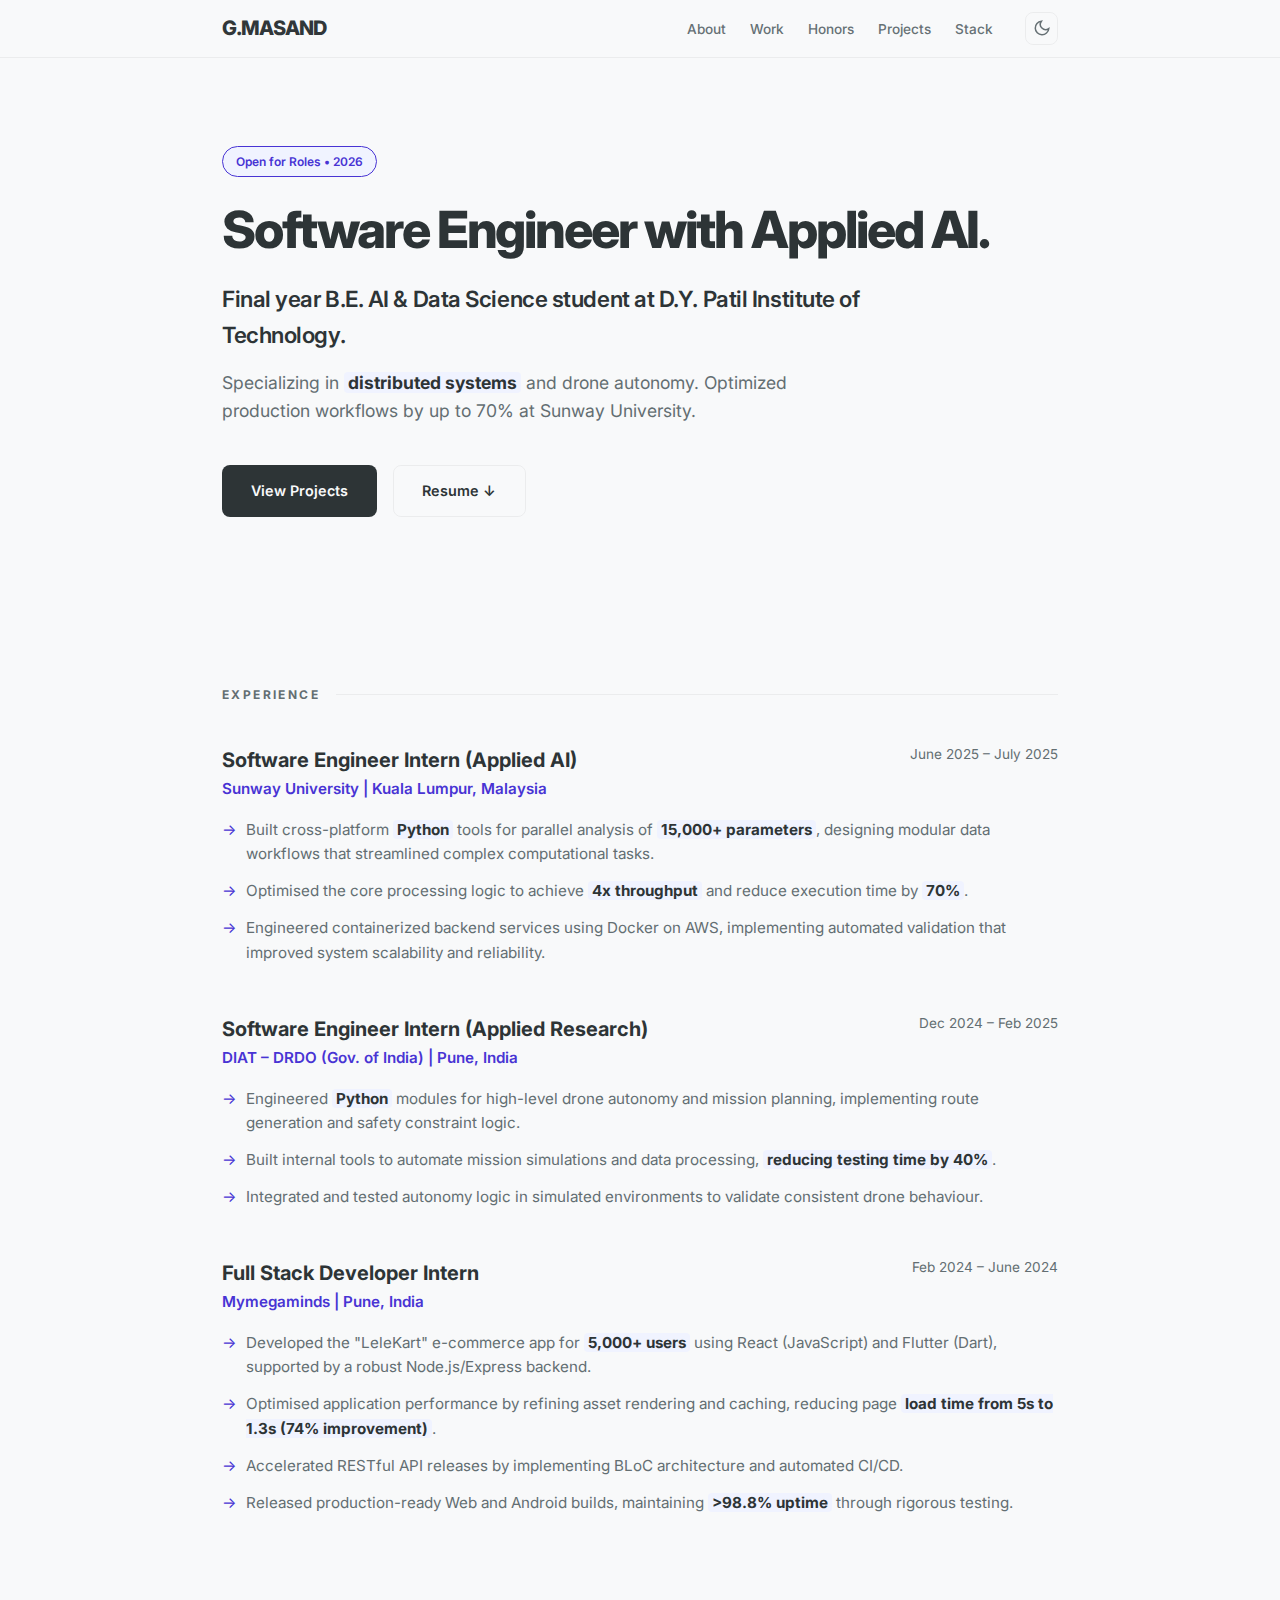
<file: main.html>
<!DOCTYPE html>
<html lang="en">
<head>
    <meta charset="UTF-8">
    <meta name="viewport" content="width=device-width, initial-scale=1.0">
    <title>Gaurav Masand | Software Engineer & AI Specialist</title>
    <meta name="description" content="Portfolio of Gaurav Masand, a Software Engineer and AI/ML Specialist focusing on high-performance systems and scalable backend architectures.">
    <!-- Premium Typography -->
    <link rel="preconnect" href="https://fonts.googleapis.com">
    <link rel="preconnect" href="https://fonts.gstatic.com" crossorigin>
    <link href="https://fonts.googleapis.com/css2?family=Inter:wght@400;500;600;700;800&display=swap" rel="stylesheet">
    <style>
        :root {
            /* Background: A soft, warm gray instead of pure white */
            --bg-color: #f8f9fa; 
            --secondary-bg: #ffffff; /* Use pure white only for "lifting" cards */
            
            /* Typography: Deep slate instead of harsh black */
            --text-main: #2d3436;
            --text-muted: #636e72;
            
            /* Accent: A more mature Indigo-Blue */
            --accent: #4834d4;
            --accent-soft: #f0f3ff;
            
            /* Borders: Almost invisible, very soft */
            --border: rgba(0, 0, 0, 0.05);
            
            --font-sans: 'Inter', -apple-system, BlinkMacSystemFont, sans-serif;
            --transition: all 0.3s cubic-bezier(0.4, 0, 0.2, 1);
        }

        [data-theme="dark"] {
            --bg-color: #0a0a0a;
            --text-main: #ededed;
            --text-muted: #a0a0a0;
            --accent: #3291ff;
            --accent-soft: #00254d;
            --border: #333333;
            --secondary-bg: #111111;
        }

        * {
            margin: 0;
            padding: 0;
            box-sizing: border-box;
        }

        html {
            scroll-behavior: smooth;
        }

        body {
            font-family: var(--font-sans);
            background-color: var(--bg-color);
            color: var(--text-main);
            line-height: 1.6;
            transition: background-color 0.3s ease, color 0.3s ease;
            -webkit-font-smoothing: antialiased;
        }

        .progress-bar {
            position: fixed;
            top: 0;
            left: 0;
            height: 3px;
            background: var(--accent);
            width: 0%;
            z-index: 1001;
            transition: width 0.1s ease;
        }

        .container {
            max-width: 900px;
            margin: 0 auto;
            padding: 0 2rem;
        }

        /* Navbar */
        .navbar {
            position: sticky;
            top: 0;
            z-index: 100;
            background: var(--bg-color);
            border-bottom: 1px solid var(--border);
            padding: 0.75rem 0;
            opacity: 0.98;
        }

        .nav-content {
            display: flex;
            justify-content: space-between;
            align-items: center;
        }

        .logo {
            font-weight: 800;
            font-size: 1.25rem;
            letter-spacing: -1px;
        }

        .nav-right {
            display: flex;
            align-items: center;
            gap: 2rem;
        }

        .nav-links {
            display: flex;
            list-style: none;
            gap: 1.5rem;
        }

        .nav-links a {
            text-decoration: none;
            color: var(--text-muted);
            font-size: 0.85rem;
            font-weight: 500;
            transition: var(--transition);
        }

        .nav-links a:hover {
            color: var(--text-main);
        }

        .theme-toggle {
            background: none;
            border: 1px solid var(--border);
            padding: 0.4rem;
            border-radius: 8px;
            cursor: pointer;
            color: var(--text-muted);
            display: flex;
            align-items: center;
            justify-content: center;
            transition: var(--transition);
        }

        .theme-toggle:hover {
            border-color: var(--accent);
            color: var(--accent);
        }

        /* Hero */
        .hero {
            padding: 5.5rem 0 2.5rem;
            min-height: 60vh;
            display: flex;
            flex-direction: column;
            justify-content: center;
        }

        .badge {
            display: inline-block;
            background: var(--accent-soft);
            border: 1px solid var(--accent);
            padding: 0.3rem 0.8rem;
            border-radius: 20px;
            font-size: 0.75rem;
            font-weight: 600;
            color: var(--accent);
            margin-bottom: 1.5rem;
            width: fit-content;
        }

        .hero h1 {
            font-size: clamp(2.2rem, 5vw, 3.2rem);
            font-weight: 800;
            letter-spacing: -0.04em;
            line-height: 1.1;
            margin-bottom: 1.5rem;
            white-space: nowrap;
        }

        @media (max-width: 768px) {
            .hero h1 {
                white-space: normal;
                font-size: 2.5rem;
            }
        }

        .headline {
            font-size: 1.4rem;
            color: var(--text-main);
            max-width: 750px;
            margin-bottom: 1rem;
            font-weight: 600;
            letter-spacing: -0.02em;
        }

        .value-prop {
            font-size: 1.1rem;
            color: var(--text-muted);
            max-width: 650px;
            margin-bottom: 2.5rem;
        }

        .hero-actions {
            display: flex;
            gap: 1rem;
            margin-bottom: 3rem;
        }


        .btn {
            display: inline-flex;
            align-items: center;
            padding: 0.85rem 1.8rem;
            border-radius: 8px;
            text-decoration: none;
            font-weight: 600;
            font-size: 0.9rem;
            transition: var(--transition);
        }

        .btn.primary {
            background: var(--text-main);
            color: var(--bg-color);
        }

        .btn.secondary {
            background: transparent;
            color: var(--text-main);
            border: 1px solid var(--border);
        }

        /* Sections */
        .section { padding: 5rem 0 2rem; }

        .section-title {
            font-size: 0.75rem;
            text-transform: uppercase;
            letter-spacing: 0.2em;
            color: var(--text-muted);
            margin-bottom: 2.5rem;
            display: flex;
            align-items: center;
            gap: 1rem;
        }

        .section-title::after {
            content: "";
            flex: 1;
            height: 1px;
            background: var(--border);
        }

        .highlight {
            color: var(--text-main);
            font-weight: 700;
            background: var(--accent-soft);
            padding: 0 4px;
            border-radius: 4px;
        }

        /* Experience */
        .experience-item { margin-bottom: 3rem; }
        .exp-header { display: flex; justify-content: space-between; align-items: flex-start; margin-bottom: 1rem; }
        .exp-role h3 { font-size: 1.25rem; font-weight: 700; }
        .exp-company { font-size: 0.95rem; color: var(--accent); font-weight: 600; }
        .exp-meta { text-align: right; font-size: 0.85rem; color: var(--text-muted); }
        .exp-bullets { list-style: none; }
        .exp-bullets li { position: relative; padding-left: 1.5rem; margin-bottom: 0.8rem; color: var(--text-muted); font-size: 0.95rem; }
        .exp-bullets li::before { content: "→"; position: absolute; left: 0; color: var(--accent); }

        /* Projects */
        .projects-grid { display: grid; grid-template-columns: 1fr 1fr; gap: 1.5rem; }
        .project-card { border: 1px solid var(--border); padding: 2rem; border-radius: 12px; background: var(--bg-color); transition: var(--transition); }
        .project-card:hover { border-color: var(--accent); transform: translateY(-3px); }
        .project-header h3 { font-size: 1.3rem; font-weight: 700; margin-bottom: 0.25rem; }
        .stack { font-size: 0.7rem; color: var(--accent); font-weight: 700; text-transform: uppercase; }
        .project-desc { font-size: 0.9rem; color: var(--text-muted); margin: 1rem 0; }

        /* AWARDS RESTRUCTURED UX */
        .awards-ux-container {
            margin-top: 1rem;
        }
        
        .awards-tabs {
            display: flex;
            gap: 1rem;
            margin-bottom: 2rem;
            border-bottom: 1px solid var(--border);
            padding-bottom: 1rem;
            overflow-x: auto;
        }

        .tab-btn {
            background: none;
            border: 1px solid var(--border);
            padding: 0.5rem 1.2rem;
            border-radius: 30px;
            font-size: 0.85rem;
            font-weight: 600;
            cursor: pointer;
            color: var(--text-muted);
            transition: var(--transition);
            white-space: nowrap;
        }

        .tab-btn.active {
            background: var(--text-main);
            color: var(--bg-color);
            border-color: var(--text-main);
        }

        .awards-grid-ux {
            display: grid;
            grid-template-columns: repeat(auto-fill, minmax(350px, 1fr));
            gap: 1.5rem;
        }

        .award-card-ux {
            border: 1px solid var(--border);
            padding: 1.5rem;
            border-radius: 12px;
            background: var(--bg-color);
            transition: var(--transition);
            display: flex;
            flex-direction: column;
            gap: 0.75rem;
        }

        .award-card-ux:hover {
            border-color: var(--accent);
            box-shadow: 0 4px 20px rgba(0,0,0,0.05);
        }

        .award-badge-ux {
            font-size: 0.65rem;
            font-weight: 800;
            text-transform: uppercase;
            letter-spacing: 0.05em;
            color: var(--accent);
            background: var(--accent-soft);
            width: fit-content;
            padding: 0.2rem 0.6rem;
            border-radius: 4px;
        }

        .award-title-ux {
            font-size: 1.1rem;
            font-weight: 800;
            line-height: 1.2;
            color: var(--text-main);
        }

        .award-meta-ux {
            font-size: 0.8rem;
            font-weight: 600;
            color: var(--text-muted);
        }

        .award-details-ux {
            font-size: 0.85rem;
            color: var(--text-muted);
            line-height: 1.4;
        }

        .award-repo-ux {
            margin-top: auto;
            font-size: 0.75rem;
            font-weight: 700;
            text-decoration: none;
            color: var(--text-main);
            display: inline-flex;
            align-items: center;
            gap: 0.3rem;
        }



        /* Skills */
        .skills-grid { display: grid; grid-template-columns: repeat(auto-fill, minmax(250px, 1fr)); gap: 2rem; }
        .skill-category h4 { font-size: 0.9rem; margin-bottom: 0.8rem; font-weight: 700; }
        .skill-list { display: flex; flex-wrap: wrap; gap: 0.4rem; }
        .skill-tag { font-size: 0.8rem; color: var(--text-muted); background: var(--secondary-bg); padding: 0.25rem 0.6rem; border-radius: 5px; border: 1px solid var(--border); }

        /* Footer */
        .contact-box { background: var(--secondary-bg); padding: 3rem; border-radius: 20px; text-align: center; border: 1px solid var(--border); margin-top: 4rem; }
        .email-copy { cursor: pointer; color: var(--accent); font-weight: 700; border-bottom: 2px solid var(--accent); }
        .footer-note { font-size: 0.75rem; color: var(--text-muted); text-align: center; padding: 3rem 0; }

        /* Utilities */
        .fade-in { opacity: 0; transform: translateY(20px); transition: opacity 0.6s ease-out, transform 0.6s ease-out; }
        .fade-in.visible { opacity: 1; transform: translateY(0); }

        @media (max-width: 768px) {
            .hero {
                padding: 4rem 0 1.5rem;
                min-height: 45vh;
            }
            .hero h1 { font-size: 2.5rem; }
            .awards-grid-ux { grid-template-columns: 1fr; }

        }
    </style>
</head>

<body data-theme="light">
    <div class="progress-bar" id="progressBar"></div>

    <nav class="navbar">
        <div class="container nav-content">
            <span class="logo">G.MASAND</span>
            <div class="nav-right">
                <ul class="nav-links">
                    <li><a href="#about">About</a></li>
                    <li><a href="#experience">Work</a></li>
                    <li><a href="#awards">Honors</a></li>
                    <li><a href="#projects">Projects</a></li>
                    <li><a href="#skills">Stack</a></li>
                </ul>
                <button class="theme-toggle" id="themeToggle">
                    <svg width="18" height="18" viewBox="0 0 24 24" fill="none" stroke="currentColor" stroke-width="2"><path d="M21 12.79A9 9 0 1 1 11.21 3 7 7 0 0 0 21 12.79z"></path></svg>
                </button>
            </div>
        </div>
    </nav>

    <main class="container">
        <!-- HERO SECTION -->
        <section id="hero" class="hero fade-in">
            <span class="badge">Open for Roles • 2026</span>
            <h1>Software Engineer with Applied AI.</h1>
            <p class="headline">Final year B.E. AI & Data Science student at D.Y. Patil Institute of Technology.</p>
            <p class="value-prop">Specializing in <span class="highlight">distributed systems</span> and drone autonomy. Optimized production workflows by up to 70% at Sunway University.</p>
            
            <div class="hero-actions">
                <a href="#projects" class="btn primary">View Projects</a>
                <a href="#experience" class="btn secondary" id="resumeBtn">Resume ↓</a>
            </div>

        </section>

        <!-- EXPERIENCE -->
        <section id="experience" class="section fade-in">
            <h2 class="section-title">Experience</h2>
            
            <div class="experience-item">
                <div class="exp-header">
                    <div class="exp-role">
                        <h3>Software Engineer Intern (Applied AI)</h3>
                        <span class="exp-company">Sunway University | Kuala Lumpur, Malaysia</span>
                    </div>
                    <div class="exp-meta">June 2025 – July 2025</div>
                </div>
                <ul class="exp-bullets">
                    <li>Built cross-platform <span class="highlight">Python</span> tools for parallel analysis of <span class="highlight">15,000+ parameters</span>, designing modular data workflows that streamlined complex computational tasks.</li>
                    <li>Optimised the core processing logic to achieve <span class="highlight">4x throughput</span> and reduce execution time by <span class="highlight">70%</span>.</li>
                    <li>Engineered containerized backend services using Docker on AWS, implementing automated validation that improved system scalability and reliability.</li>
                </ul>
            </div>

            <div class="experience-item">
                <div class="exp-header">
                    <div class="exp-role">
                        <h3>Software Engineer Intern (Applied Research)</h3>
                        <span class="exp-company">DIAT – DRDO (Gov. of India) | Pune, India</span>
                    </div>
                    <div class="exp-meta">Dec 2024 – Feb 2025</div>
                </div>
                <ul class="exp-bullets">
                    <li>Engineered <span class="highlight">Python</span> modules for high-level drone autonomy and mission planning, implementing route generation and safety constraint logic.</li>
                    <li>Built internal tools to automate mission simulations and data processing, <span class="highlight">reducing testing time by 40%</span>.</li>
                    <li>Integrated and tested autonomy logic in simulated environments to validate consistent drone behaviour.</li>
                </ul>
            </div>

            <div class="experience-item">
                <div class="exp-header">
                    <div class="exp-role">
                        <h3>Full Stack Developer Intern</h3>
                        <span class="exp-company">Mymegaminds | Pune, India</span>
                    </div>
                    <div class="exp-meta">Feb 2024 – June 2024</div>
                </div>
                <ul class="exp-bullets">
                    <li>Developed the "LeleKart" e-commerce app for <span class="highlight">5,000+ users</span> using React (JavaScript) and Flutter (Dart), supported by a robust Node.js/Express backend.</li>
                    <li>Optimised application performance by refining asset rendering and caching, reducing page <span class="highlight">load time from 5s to 1.3s (74% improvement)</span>.</li>
                    <li>Accelerated RESTful API releases by implementing BLoC architecture and automated CI/CD.</li>
                    <li>Released production-ready Web and Android builds, maintaining <span class="highlight">>98.8% uptime</span> through rigorous testing.</li>
                </ul>
            </div>
        </section>

        <!-- HONORS & AWARDS (UX REFRESH) -->
        <section id="awards" class="section fade-in">
            <h2 class="section-title">Honors & Achievements</h2>
            <div class="awards-ux-container">
                <div class="awards-tabs">
                    <button class="tab-btn active" data-filter="all">All Wins</button>
                    <button class="tab-btn" data-filter="international">Global Honors</button>
                    <button class="tab-btn" data-filter="hackathon">Hackathons</button>
                    <button class="tab-btn" data-filter="coding">Coding Competitions</button>
                </div>

                <div class="awards-grid-ux" id="awardsGrid">
                    <!-- International -->
                    <div class="award-card-ux" data-cat="international">
                        <span class="award-badge-ux">Gold Medal</span>
                        <div class="award-meta-ux">e-Inovasi, IMU University, Malaysia • Sep 2025</div>
                        <h3 class="award-title-ux">e-Inovasi 2025 Gold Medalist</h3>
                        <p class="award-details-ux">Secured 1st place among 1000+ teams. Built cross-platform Python tools for parallel analysis of 15,000+ parameters, designing modular data workflows for pharmaceutical chemistry education and research.</p>
                    </div>

                    <div class="award-card-ux" data-cat="international">
                        <span class="award-badge-ux">Silver Medal</span>
                        <div class="award-meta-ux">Malaysia Startup Challenge 2025 • Aug 2025</div>
                        <h3 class="award-title-ux">Tertiary – Startup Product Category</h3>
                        <p class="award-details-ux">Competed against 1000+ international startups. Developed a scalable AI-driven e-commerce ecosystem with automated inventory management and real-time personalization, led by Prof. Long Ming.</p>
                    </div>

                    <!-- Hackathons -->
                    <div class="award-card-ux" data-cat="hackathon">
                        <span class="award-badge-ux">Top 5 Finalist</span>
                        <div class="award-meta-ux">Smart India Hackathon 2024, Ministry of Education & AICTE • Dec 2024</div>
                        <h3 class="award-title-ux">Smart India Hackathon 2024</h3>
                        <p class="award-details-ux">Top 5 finalist among 500+ teams. Developed a full-stack mobile and web app for Indian Sign Language real-time translation using AI/ML technologies.</p>
                    </div>

                    <div class="award-card-ux" data-cat="hackathon">
                        <span class="award-badge-ux">1st Place</span>
                        <div class="award-meta-ux">Tietoevry Hackathon, MindSpark - COEP Tech University & Krafton • Nov 2024</div>
                        <h3 class="award-title-ux">NeuralBytes – Emergency Health Assistance App</h3>
                        <p class="award-details-ux">1st place among 240+ teams. Developed a mobile app for senior citizens' emergency health assistance with SOS alerts, heartbeat monitoring, and real-time nurse tracking using Flutter and Firebase.</p>
                        <a href="#" class="award-repo-ux">GitHub ↗</a>
                    </div>

                    <div class="award-card-ux" data-cat="hackathon">
                        <span class="award-badge-ux">1st Place</span>
                        <div class="award-meta-ux">Silicon Fusion, AISSMS College of Engineering • Oct 2024</div>
                        <h3 class="award-title-ux">DSA Teaching Platform</h3>
                        <p class="award-details-ux">1st place among 50+ teams. Built a backend-focused DSA teaching platform leveraging advanced algorithms for seamless, scalable education delivery.</p>
                    </div>

                    <div class="award-card-ux" data-cat="hackathon">
                        <span class="award-badge-ux">3rd Place</span>
                        <div class="award-meta-ux">VCET Hackathon 2024 • Oct 2024</div>
                        <h3 class="award-title-ux">Custom Authentication Service</h3>
                        <p class="award-details-ux">3rd place among 200+ teams. Built a secure authentication service with 3-factor authentication (Email, OTP, Fingerprint), DDoS defense, and admin dashboard for session tracking.</p>
                        <a href="#" class="award-repo-ux">GitHub ↗</a>
                    </div>

                    <div class="award-card-ux" data-cat="hackathon">
                        <span class="award-badge-ux">1st Place</span>
                        <div class="award-meta-ux">MIT-WPU Codethon 2024 • May 2024</div>
                        <h3 class="award-title-ux">Dazel – Innovative Dating Platform</h3>
                        <p class="award-details-ux">1st place among 80+ teams. Created a dating app with robust matching algorithm using 30+ parameters, geolocation-based matching, and real-time chat with advanced data encryption.</p>
                        <a href="#" class="award-repo-ux">GitHub ↗</a>
                    </div>

                    <div class="award-card-ux" data-cat="hackathon">
                        <span class="award-badge-ux">1st Place</span>
                        <div class="award-meta-ux">Hash It Out Hackathon, ZION Event - Dr. D. Y. Patil Institute of Technology • Apr 2024</div>
                        <h3 class="award-title-ux">HealthEase – Comprehensive Healthcare App</h3>
                        <p class="award-details-ux">1st place among 70+ teams. Developed a healthcare mobile app in Flutter integrating doctor consultations, ambulance tracking, and medicine ordering in a 6-hour hackathon.</p>
                        <a href="#" class="award-repo-ux">GitHub ↗</a>
                    </div>

                    <!-- Coding -->
                    <div class="award-card-ux" data-cat="coding">
                        <span class="award-badge-ux">1st Runner Up</span>
                        <div class="award-meta-ux">Dataverse 2024, Dr. D. Y. Patil Institute of Technology • Mar 2024</div>
                        <h3 class="award-title-ux">Data Science Competition</h3>
                        <p class="award-details-ux">2nd place in solo competition. Demonstrated exceptional problem-solving skills in Data Structures and Algorithms by solving complex algorithmic challenges.</p>
                    </div>

                    <div class="award-card-ux" data-cat="coding">
                        <span class="award-badge-ux">2nd Place</span>
                        <div class="award-meta-ux">Blind C Coding Competition, Dr. Panjabrao Deshmukh Polytechnic • Mar 2022</div>
                        <h3 class="award-title-ux">Algorithmic Coding Challenge</h3>
                        <p class="award-details-ux">2nd place among 150+ participants in solo competition. Successfully coded in C programming language without visual feedback (monitor turned off), demonstrating high-level syntax mastery.</p>
                    </div>
                </div>
            </div>
        </section>

        <!-- PROJECTS -->
        <section id="projects" class="section fade-in">
            <h2 class="section-title">Key Projects</h2>
            <div class="projects-grid">
                <div class="project-card">
                    <span class="stack">FastAPI • Flutter • Docker</span>
                    <h3>Mudra</h3>
                    <p class="project-desc">Cross-platform Indian Sign Language system with Text-to-Sign translation. Latency optimized to 200ms.</p>
                    <a href="#" class="project-link">GitHub ↗</a>
                </div>

                <div class="project-card">
                    <span class="stack">Node.js • Redis • MongoDB</span>
                    <h3>Dazel</h3>
                    <p class="project-desc">High-scale matching engine using Redis caching to maintain sub-200ms response times.</p>
                    <a href="#" class="project-link">GitHub ↗</a>
                </div>
            </div>
        </section>

        <!-- SKILLS -->
        <section id="skills" class="section fade-in">
            <h2 class="section-title">Stack</h2>
            <div class="skills-grid">
                <div class="skill-category">
                    <h4>Languages</h4>
                    <div class="skill-list">
                        <span class="skill-tag">Python</span>
                        <span class="skill-tag">JavaScript</span>
                        <span class="skill-tag">TypeScript</span>
                        <span class="skill-tag">Dart</span>
                        <span class="skill-tag">Java</span>
                        <span class="skill-tag">C</span>
                        <span class="skill-tag">C++</span>
                        <span class="skill-tag">SQL</span>
                        <span class="skill-tag">HTML/CSS</span>
                    </div>
                </div>
                <div class="skill-category">
                    <h4>Frameworks & Libraries</h4>
                    <div class="skill-list">
                        <span class="skill-tag">Node.js</span>
                        <span class="skill-tag">Express.js</span>
                        <span class="skill-tag">React.js</span>
                        <span class="skill-tag">Flutter</span>
                        <span class="skill-tag">FlutterFlow</span>
                        <span class="skill-tag">FastAPI</span>
                        <span class="skill-tag">Flask</span>
                    </div>
                </div>
                <div class="skill-category">
                    <h4>Databases</h4>
                    <div class="skill-list">
                        <span class="skill-tag">MongoDB</span>
                        <span class="skill-tag">MySQL</span>
                        <span class="skill-tag">Redis</span>
                        <span class="skill-tag">Firebase</span>
                    </div>
                </div>
                <div class="skill-category">
                    <h4>Cloud & DevOps</h4>
                    <div class="skill-list">
                        <span class="skill-tag">Docker</span>
                        <span class="skill-tag">GitHub</span>
                        <span class="skill-tag">Linux</span>
                        <span class="skill-tag">Postman</span>
                        <span class="skill-tag">Swagger</span>
                        <span class="skill-tag">AWS (EC2, S3, Lambda)</span>
                        <span class="skill-tag">RESTful APIs</span>
                        <span class="skill-tag">WebSocket</span>
                    </div>
                </div>
                <div class="skill-category">
                    <h4>Backend & System</h4>
                    <div class="skill-list">
                        <span class="skill-tag">Microservices</span>
                        <span class="skill-tag">Caching</span>
                        <span class="skill-tag">Concurrency</span>
                        <span class="skill-tag">API Design</span>
                        <span class="skill-tag">System Design</span>
                        <span class="skill-tag">AI/ML Model Integration</span>
                    </div>
                </div>
                <div class="skill-category">
                    <h4>Core CS</h4>
                    <div class="skill-list">
                        <span class="skill-tag">DSA</span>
                        <span class="skill-tag">OOP</span>
                        <span class="skill-tag">OS (Linux/Unix)</span>
                        <span class="skill-tag">CN (TCP/IP)</span>
                        <span class="skill-tag">DBMS</span>
                        <span class="skill-tag">Multithreading & Concurrency</span>
                        <span class="skill-tag">Distributed Systems</span>
                    </div>
                </div>
            </div>
        </section>

        <section id="contact" class="section fade-in">
            <div class="contact-box">
                <h2>Hire for engineering depth.</h2>
                <p style="margin-top: 1.5rem;">Contact: <span class="email-copy" id="emailCopy">masandgaurav231@gmail.com</span></p>
            </div>
        </section>
    </main>



    <script>
        // AI CONFIG
        const apiKey = "";
        const GAURAV_CONTEXT = `
            You are Gaurav AI. Gaurav is a high-achieving Software Engineer (Applied AI).
            LATEST ACHIEVEMENTS:
            - MindSpark COEP: 1st Place for NeuralBytes (Emergency Health App).
            - e-Inovasi 2025 (Malaysia): Gold Medalist for JDescriptor (1st among 1000+ teams).
            - Malaysia Startup Challenge 2025: Silver Medal for AI E-commerce ecosystem.
            - Silicon Fusion (AISSM Hackathon 2024): 1st Place for DSA Teaching Platform. Developed a backend-focused platform for scalable education.
            - Hash It Out (DY Patil): 1st Place for HealthEase (6-hour hackathon). Healthcare app integrating consultation, ambulance, and medicine purchase.
            - MIT WPU Codethon: 1st Place for Dazel (matching algorithm).
            - VCET 2024: 3rd Place for Custom Auth (3-factor auth, DDoS defense).
            - Dataverse: 1st Runner Up in DSA coding challenge.
            - Blind Coding: 2nd Place in National Blind C Coding.
            WORK: Sunway University (4x throughput), DIAT-DRDO (Drone autonomy), MyMegaMinds (Load time -74%), Suninfotech (Web Intern).
            BEHAVIOR: Professional, concise, metric-oriented. Highlight the Silicon Fusion win as a backend-heavy DSA achievement.
        `;

        async function callGemini(prompt, systemInstruction) {
            const url = `https://generativelanguage.googleapis.com/v1beta/models/gemini-2.5-flash-preview-09-2025:generateContent?key=${apiKey}`;
            const payload = {
                contents: [{ parts: [{ text: prompt }] }],
                systemInstruction: { parts: [{ text: systemInstruction }] }
            };
            for (let i = 0; i < 5; i++) {
                try {
                    const response = await fetch(url, { method: 'POST', headers: { 'Content-Type': 'application/json' }, body: JSON.stringify(payload) });
                    const data = await response.json();
                    return data.candidates?.[0]?.content?.parts?.[0]?.text || "I'm having trouble connecting.";
                } catch (e) {
                    await new Promise(r => setTimeout(r, Math.pow(2, i) * 1000));
                }
            }
            return "Connection error.";
        }

        document.addEventListener('DOMContentLoaded', () => {
            // AWARD FILTER LOGIC (UX IMPROVEMENT)
            const tabBtns = document.querySelectorAll('.tab-btn');
            const awardCards = document.querySelectorAll('.award-card-ux');

            tabBtns.forEach(btn => {
                btn.addEventListener('click', () => {
                    tabBtns.forEach(b => b.classList.remove('active'));
                    btn.classList.add('active');
                    const filter = btn.dataset.filter;
                    awardCards.forEach(card => {
                        if (filter === 'all' || card.dataset.cat === filter) {
                            card.style.display = 'flex';
                        } else {
                            card.style.display = 'none';
                        }
                    });
                });
            });

            // UI Essentials
            const observer = new IntersectionObserver((entries) => {
                entries.forEach(entry => entry.isIntersecting && entry.target.classList.add('visible'));
            }, { threshold: 0.1 });
            document.querySelectorAll('.fade-in').forEach(el => observer.observe(el));

            // Theme Toggle
            const themeToggle = document.getElementById('themeToggle');
            themeToggle.addEventListener('click', () => {
                const current = document.body.getAttribute('data-theme');
                document.body.setAttribute('data-theme', current === 'light' ? 'dark' : 'light');
            });

            // AI Pitch
            const generatePitchBtn = document.getElementById('generatePitchBtn');
            const pitchResult = document.getElementById('pitchResult');
            const jobTitleInput = document.getElementById('jobTitle');

            generatePitchBtn.addEventListener('click', async () => {
                const job = jobTitleInput.value.trim();
                if (!job) return;
                generatePitchBtn.disabled = true;
                pitchResult.style.display = 'block';
                pitchResult.innerText = "Generating custom pitch...";
                const prompt = `Generate a 2-sentence career pitch for Gaurav Masand applying for: ${job}. Highlight his 1st place wins like Silicon Fusion and technical depth.`;
                const pitch = await callGemini(prompt, GAURAV_CONTEXT);
                pitchResult.innerText = pitch;
                generatePitchBtn.disabled = false;
            });



            // Email Copy
            document.getElementById('emailCopy').addEventListener('click', () => {
                const email = "masandgaurav231@gmail.com";
                const el = document.createElement('textarea');
                el.value = email;
                document.body.appendChild(el);
                el.select();
                document.execCommand('copy');
                document.body.removeChild(el);
                alert("Email copied to clipboard!");
            });
            
            // Progress Bar
            window.addEventListener('scroll', () => {
                const winScroll = document.body.scrollTop || document.documentElement.scrollTop;
                const height = document.documentElement.scrollHeight - document.documentElement.clientHeight;
                const scrolled = (winScroll / height) * 100;
                document.getElementById("progressBar").style.width = scrolled + "%";
            });
        });
    </script>
</body>
</html>
</file>
